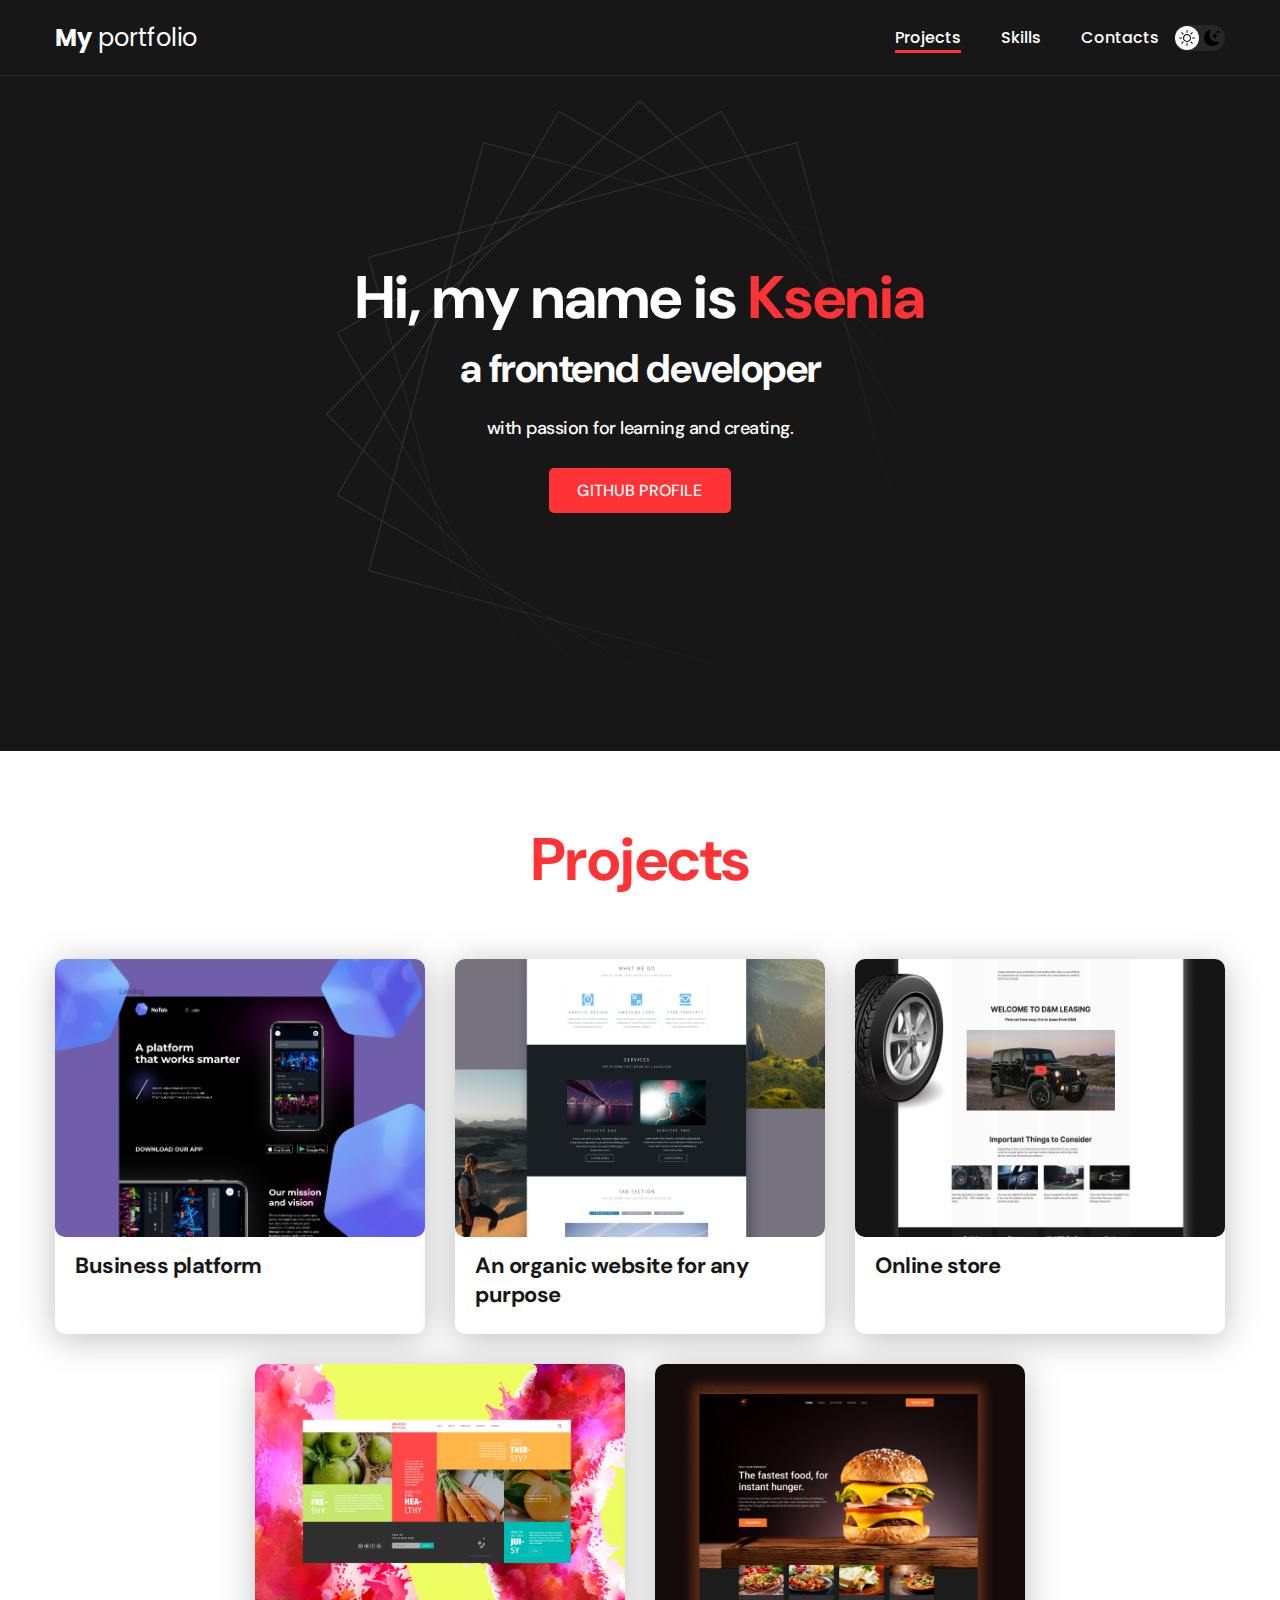
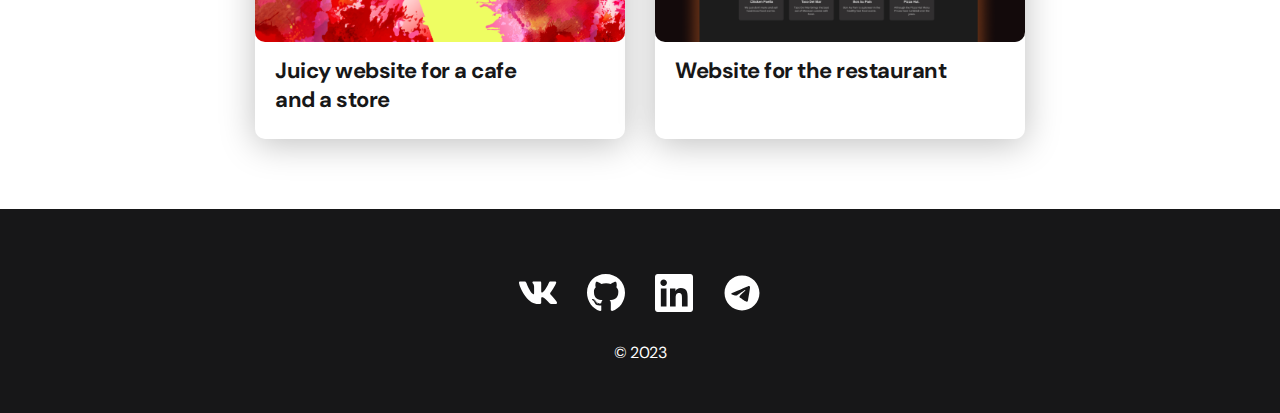
<file: index.html>
<!DOCTYPE html>
<html lang="en">
<head>
  <meta charset="UTF-8">
  <meta name="viewport" content="width=device-width, initial-scale=1.0">
  <title>My portfilio</title>
  <link rel="stylesheet" href="./css/reset.css">
  <link rel="stylesheet" href="./css/main.css">
  <link rel="icon" type="image/png" href="./img/icon/favicon.png">
</head>
<body>
  <header class="header">
    <div class="container">
      <div class="header__logo">
        <a href="./index.html" class="logo-link"><p class="logo-text"><span>My</span> portfolio</p></a>
      </div>

      <button class="dark-mode-btn">
        <img src="./img/icon/Sun.svg" alt="Light mode" class="dark-mode-img">
        <img src="./img/icon/Moon.svg" alt="Darc mode" class="dark-mode-img">
      </button>


      <div class="header__nav">
        <ul class="header__nav-list">
          <li class="header__nav-item"><a href="index.html" class="header__nav-link header__nav-link--active">Projects</a></li>
          <li class="header__nav-item"><a href="skills.html" class="header__nav-link">Skills</a></li>
          <li class="header__nav-item"><a href="contacts.html" class="header__nav-link">Contacts</a></li>
        </ul>
      </div>
    </div>
  </header>
  <main class="main">
    <section class="hero">
      <div class="container">
        <div class="hero-wrapper">
          <h1 class="hero__title"><strong>Hi, my name is <span>Ksenia</span></strong><br>a frontend developer</h1>
          <p class="hero__desc">with passion for learning and creating.</p>
          <a href="https://github.com/KKseniaK" class="hero__link">github profile</a>
        </div>
      </div>
    </section>
    <section class="projects">
      <div class="container">
        <h3 class="section-title">Projects</h3>
        <div class="projects__card--wrapper">
          <div class="project__card">
            <a href="./project-page_1.html">
              <img src="./img/projects/item-1.png" class="card-img">
              <p class="card-title">Business platform</p>
            </a>
          </div>
          <div class="project__card">
            <a href="./project-page_2.html">
              <img src="./img/projects/item-2.png" class="card-img">
              <p class="card-title">An organic website for any purpose</p>
            </a>
          </div>
          <div class="project__card">
            <a href="./project-page_3.html">
              <img src="./img/projects/item-3.png" class="card-img">
              <p class="card-title">Online store</p>
            </a>
          </div>
          <div class="project__card">
            <a href="./project-page_4.html">
              <img src="./img/projects/item-4.png" class="card-img">
              <p class="card-title">Juicy website for a cafe and a store</p>
            </a>
          </div>
          <div class="project__card">
            <a href="./project-page_5.html">
              <img src="./img/projects/item-5.png" class="card-img">
              <p class="card-title">Website for the restaurant</p>
            </a>
          </div>
        </div>
      </div>
    </section>
  </main>
  <footer class="footer">
    <div class="container">
      <div class="footer__socials">
        <ul class="footer__list">
          <li><a href="#" class="footer__list-link"><img src="./img/icon/vk.svg"></a></li>
          <li><a href="#" class="footer__list-link"><img src="./img/icon/gitHub.svg"></a></li>
          <li><a href="#" class="footer__list-link"><img src="./img/icon/linkedIn.svg"></a></li>
          <li><a href="#" class="footer__list-link"><img src="./img/icon/tg.svg"></a></li>
        </ul>
        <div class="copy">© 2023</div>
      </div>
    </div>
  </footer>
  <script src="./script.js"></script>
</body>
</html>
</file>
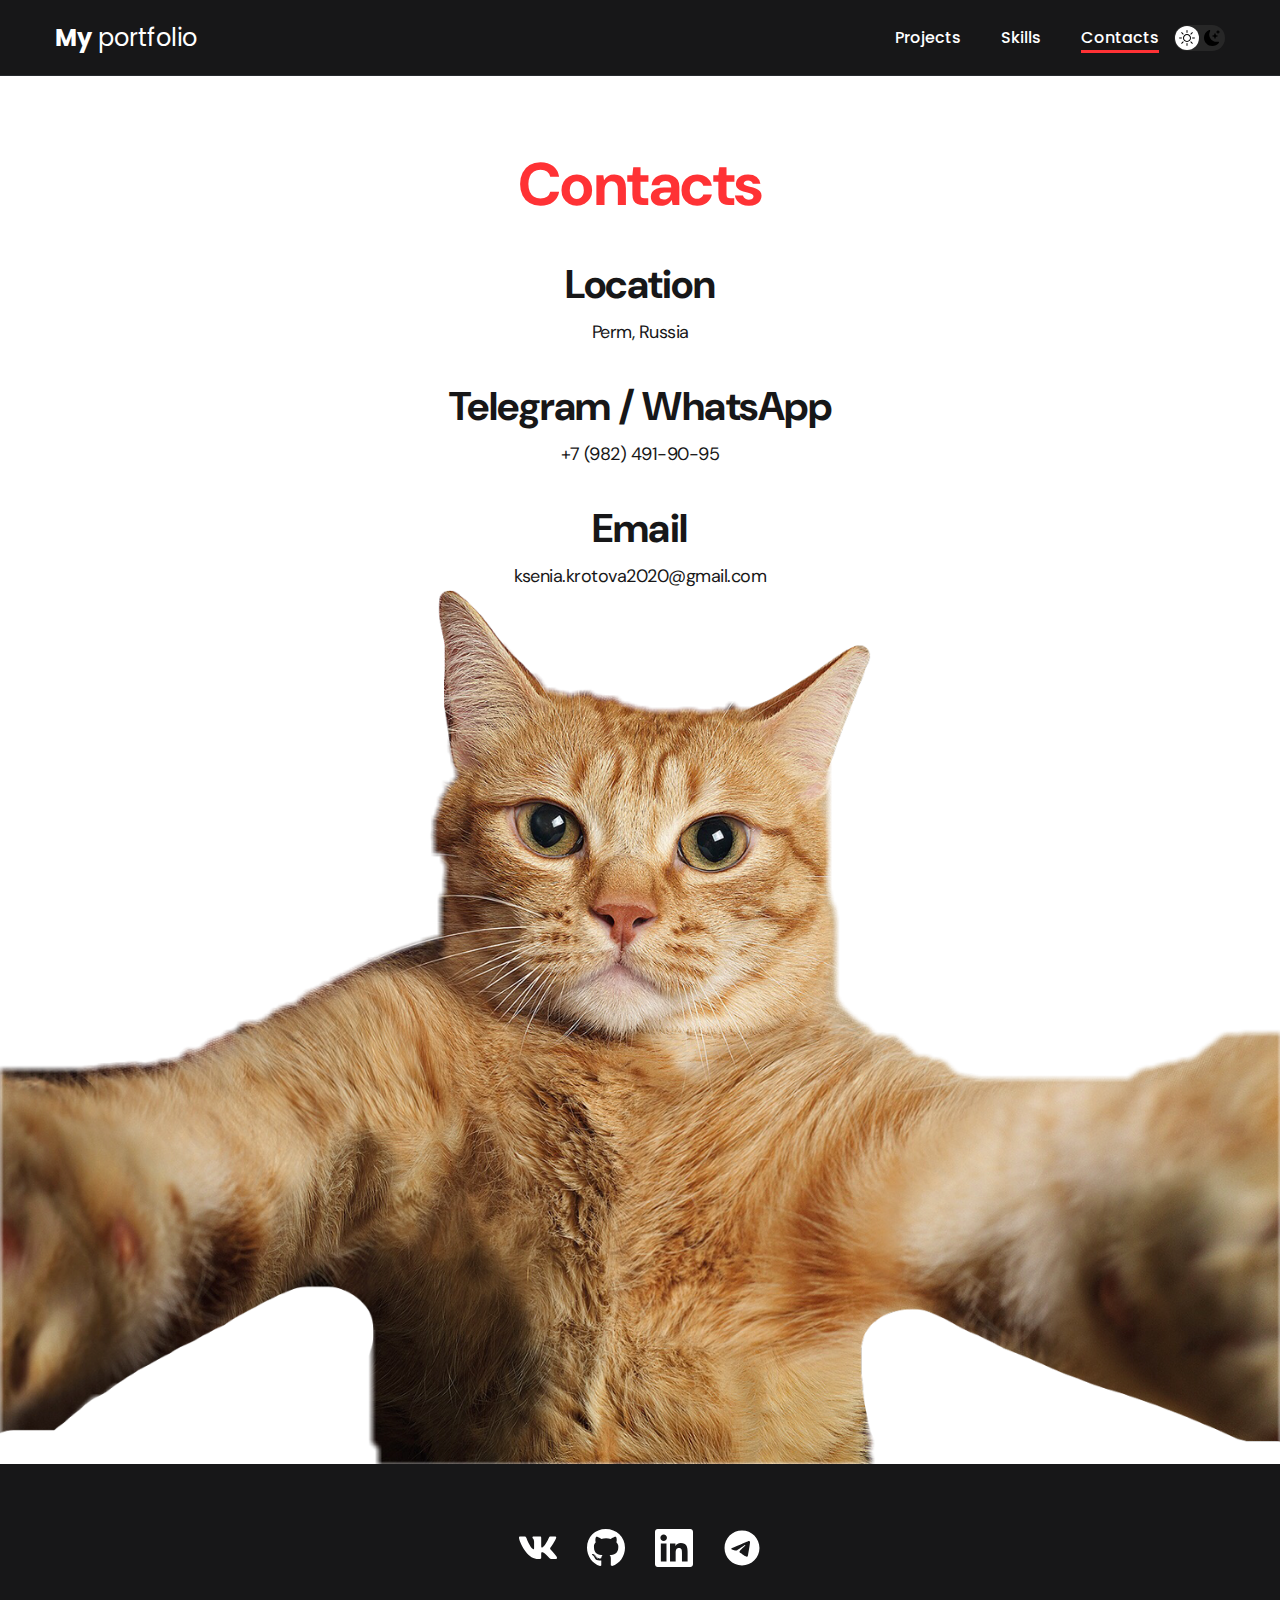
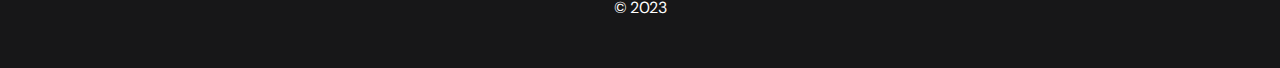
<file: contacts.html>
<!DOCTYPE html>
<html lang="en">
<head>
  <meta charset="UTF-8">
  <meta name="viewport" content="width=device-width, initial-scale=1.0">
  <title>My portfilio</title>
  <link rel="stylesheet" href="./css/reset.css">
  <link rel="stylesheet" href="./css/main.css">
  <link rel="icon" type="image/png" href="./img/icon/favicon.png">
</head>
<body>
  <header class="header">
    <div class="container">
      <div class="header__logo">
        <a href="./index.html" class="logo-link"><p class="logo-text"><span>My</span> portfolio</p></a>
      </div>

      <button class="dark-mode-btn">
        <img src="./img/icon/Sun.svg" alt="Light mode" class="dark-mode-img">
        <img src="./img/icon/Moon.svg" alt="Darc mode" class="dark-mode-img">
      </button>


      <div class="header__nav">
        <ul class="header__nav-list">
          <li class="header__nav-item"><a href="index.html" class="header__nav-link">Projects</a></li>
          <li class="header__nav-item"><a href="skills.html" class="header__nav-link">Skills</a></li>
          <li class="header__nav-item"><a href="contacts.html" class="header__nav-link header__nav-link--active">Contacts</a></li>
        </ul>
      </div>
    </div>
  </header>
  <main class="main">
    <section class="contacts">
      <div class="container">
        <div class="section-wrapper">
          <h3 class="section-title contacts-title">Contacts</h3>
          <article class="contact__desc">
            <h4 class="acticle__title contact__desc-title">Location</h4>
            <p class="article__text contact__desc-text">Perm, Russia</p>
          </article>
          <article class="contact__desc">
            <h4 class="acticle__title contact__desc-title">Telegram / WhatsApp</h4>
            <p class="article__text contact__desc-text">+7 (982) 491-90-95</p>
          </article>
          <article class="contact__desc">
            <h4 class="acticle__title contact__desc-title">Email</h4>
            <a href="mailto:webdev@protonmail.com" class="article__text contact__desc-text">ksenia.krotova2020@gmail.com</a>
          </article>
        </div>
      </div>
      <img src="./img/projects/cat.png" style="background-size: contain; min-width: 100vw;">
    </section>
  </main>
  <footer class="footer">
    <div class="container">
      <div class="footer__socials">
        <ul class="footer__list">
          <li><a href="#" class="footer__list-link"><img src="./img/icon/vk.svg"></a></li>
          <li><a href="#" class="footer__list-link"><img src="./img/icon/gitHub.svg"></a></li>
          <li><a href="#" class="footer__list-link"><img src="./img/icon/linkedIn.svg"></a></li>
          <li><a href="#" class="footer__list-link"><img src="./img/icon/tg.svg"></a></li>
        </ul>
        <div class="copy">© 2023</div>
      </div>
    </div>
  </footer>
  <script src="./script.js"></script>
</body>
</html>
</file>
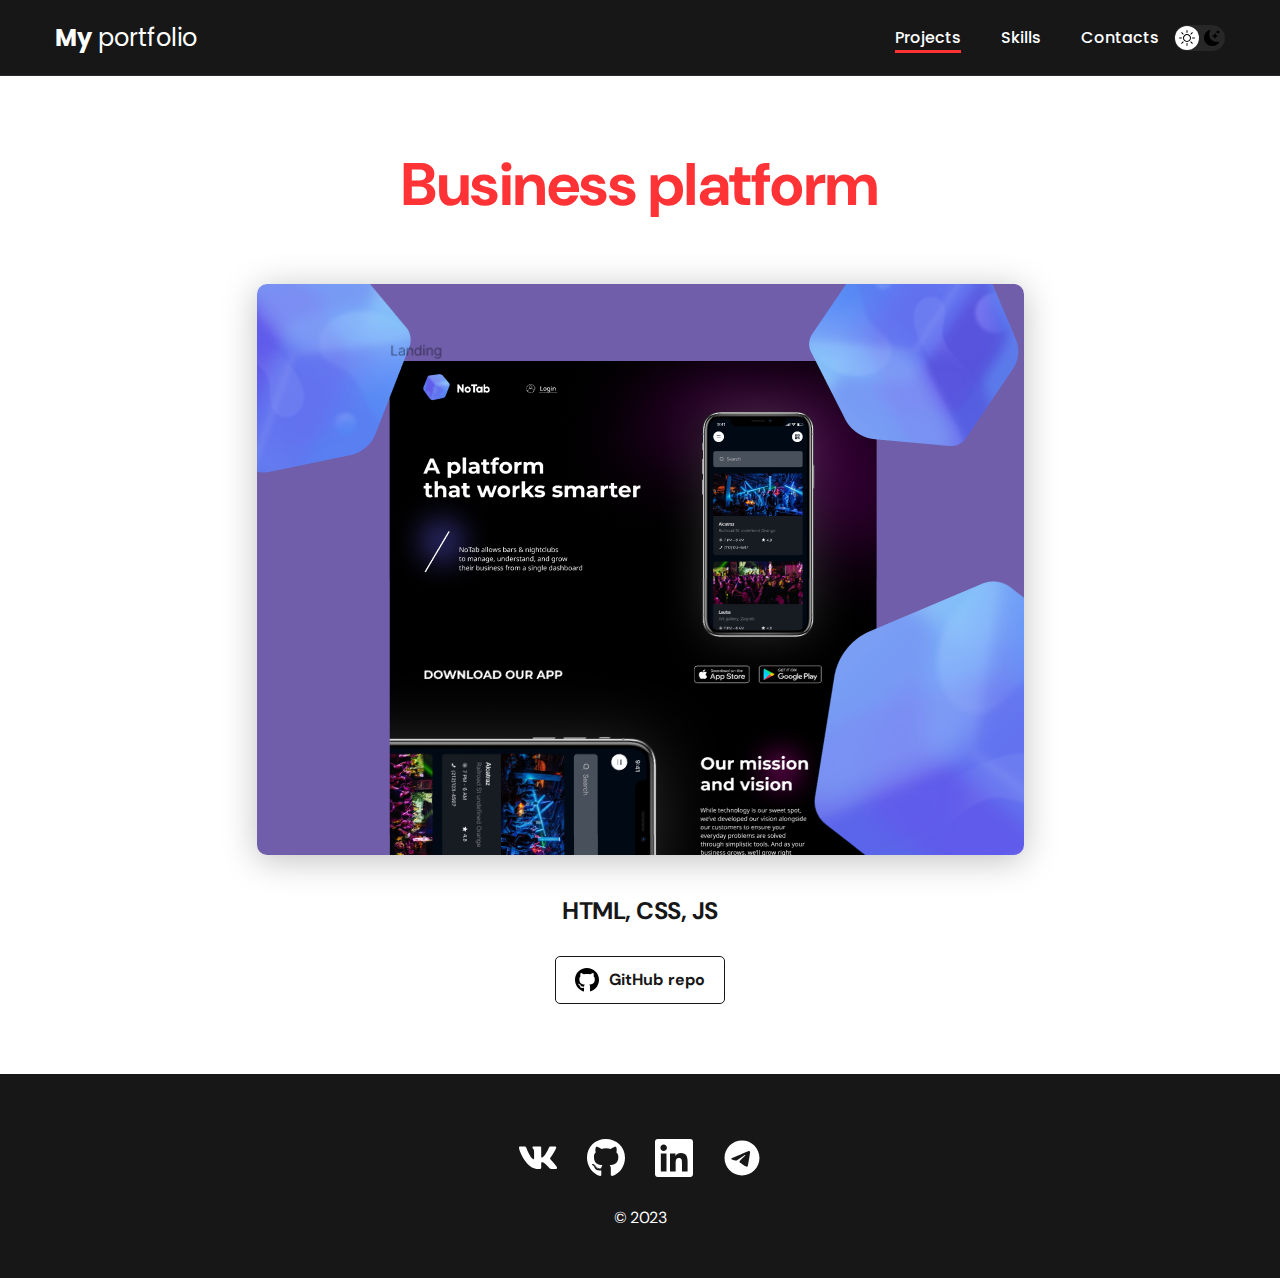
<file: project-page_1.html>
<!DOCTYPE html>
<html lang="en">
<head>
  <meta charset="UTF-8">
  <meta name="viewport" content="width=device-width, initial-scale=1.0">
  <title>My portfilio</title>
  <link rel="stylesheet" href="./css/reset.css">
  <link rel="stylesheet" href="./css/main.css">
  <link rel="icon" type="image/png" href="./img/icon/favicon.png">
</head>
<body>
  <header class="header">
    <div class="container">
      <div class="header__logo">
        <a href="./index.html" class="logo-link"><p class="logo-text"><span>My</span> portfolio</p></a>
      </div>

      <button class="dark-mode-btn">
        <img src="./img/icon/Sun.svg" alt="Light mode" class="dark-mode-img">
        <img src="./img/icon/Moon.svg" alt="Darc mode" class="dark-mode-img">
      </button>
      
      <div class="header__nav">
        <ul class="header__nav-list">
          <li class="header__nav-item"><a href="index.html" class="header__nav-link header__nav-link--active">Projects</a></li>
          <li class="header__nav-item"><a href="skills.html" class="header__nav-link">Skills</a></li>
          <li class="header__nav-item"><a href="contacts.html" class="header__nav-link">Contacts</a></li>
        </ul>
      </div>
    </div>
  </header>
  <main class="main">
    <section class="project__desc">
      <div class="container">
        <div class="section-wrapper">

          <h3 class="section-title project__desc-title">Business platform</h3>

          <img src="./img/projects/item-1.png" class="project__desc-img">

          <p class="project__desc-text">HTML, CSS, JS</p>

          <a href="https://github.com/KKseniaK/no-tab" class="project__desc-link">
            <img src="./img/icon/gitHub-black.svg">
            <p>GitHub repo</p>
          </a>

        </div>
      </div>
    </section>
  </main>
  <footer class="footer">
    <div class="container">
      <div class="footer__socials">
        <ul class="footer__list">
          <li><a href="#" class="footer__list-link"><img src="./img/icon/vk.svg"></a></li>
          <li><a href="#" class="footer__list-link"><img src="./img/icon/gitHub.svg"></a></li>
          <li><a href="#" class="footer__list-link"><img src="./img/icon/linkedIn.svg"></a></li>
          <li><a href="#" class="footer__list-link"><img src="./img/icon/tg.svg"></a></li>
        </ul>
        <div class="copy">© 2023</div>
      </div>
    </div>
  </footer>
  <script src="./script.js"></script>
</body>
</html>
</file>
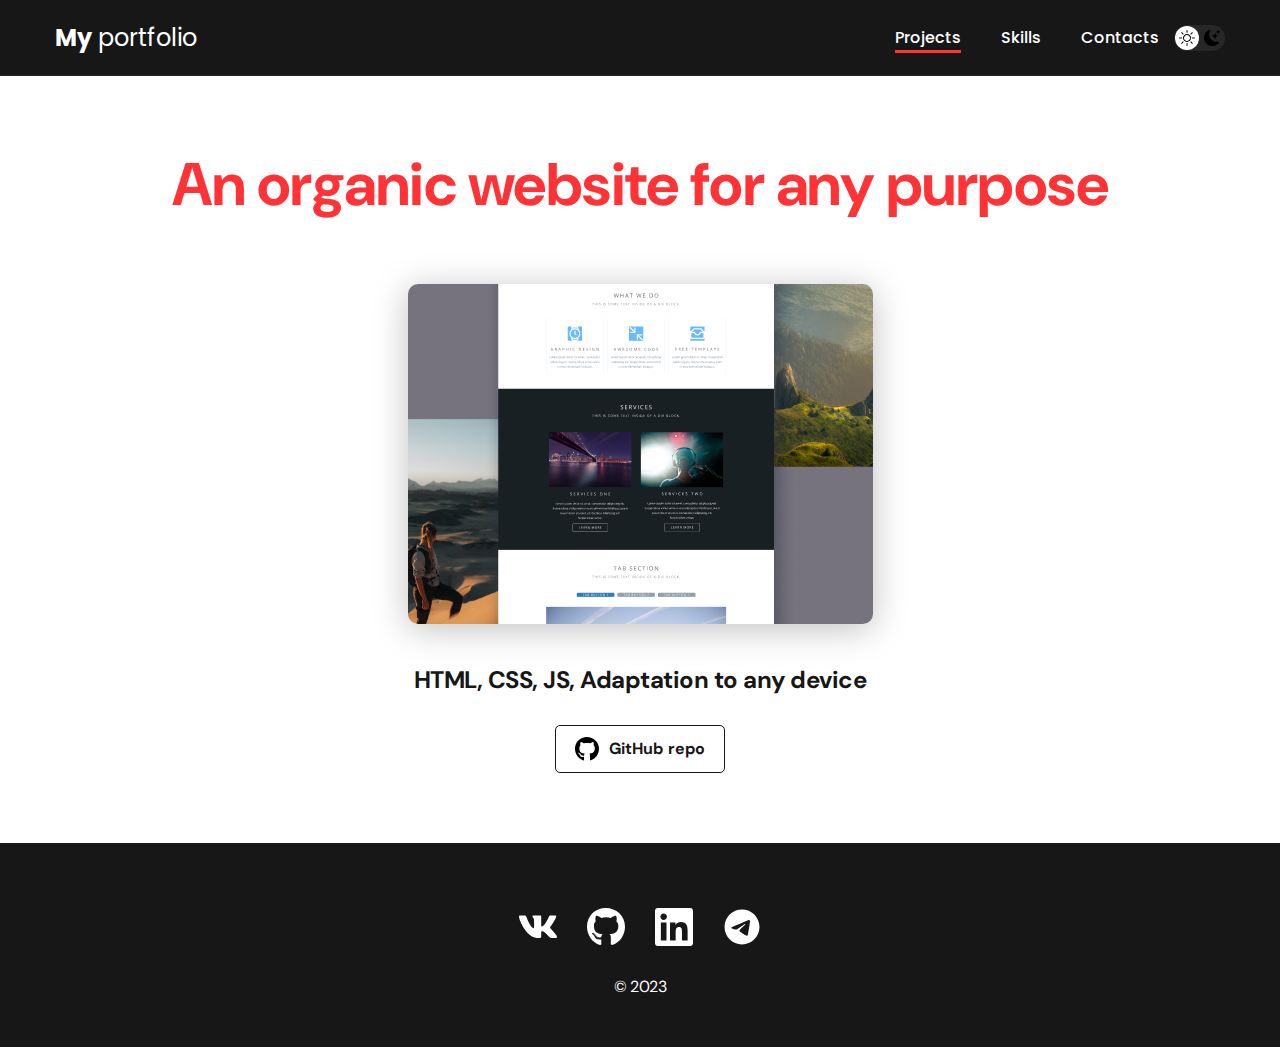
<file: project-page_2.html>
<!DOCTYPE html>
<html lang="en">
<head>
  <meta charset="UTF-8">
  <meta name="viewport" content="width=device-width, initial-scale=1.0">
  <title>My portfilio</title>
  <link rel="stylesheet" href="./css/reset.css">
  <link rel="stylesheet" href="./css/main.css">
  <link rel="icon" type="image/png" href="./img/icon/favicon.png">
</head>
<body>
  <header class="header">
    <div class="container">
      <div class="header__logo">
        <a href="./index.html" class="logo-link"><p class="logo-text"><span>My</span> portfolio</p></a>
      </div>

      <button class="dark-mode-btn">
        <img src="./img/icon/Sun.svg" alt="Light mode" class="dark-mode-img">
        <img src="./img/icon/Moon.svg" alt="Darc mode" class="dark-mode-img">
      </button>
      
      <div class="header__nav">
        <ul class="header__nav-list">
          <li class="header__nav-item"><a href="index.html" class="header__nav-link header__nav-link--active">Projects</a></li>
          <li class="header__nav-item"><a href="skills.html" class="header__nav-link">Skills</a></li>
          <li class="header__nav-item"><a href="contacts.html" class="header__nav-link">Contacts</a></li>
        </ul>
      </div>
    </div>
  </header>
  <main class="main">
    <section class="project__desc">
      <div class="container">
        <div class="section-wrapper">

          <h3 class="section-title project__desc-title">An organic website for any purpose</h3>

          <img src="./img/projects/item-2.png" class="project__desc-img">

          <p class="project__desc-text">HTML, CSS, JS, Adaptation to any device</p>

          <a href="https://github.com/KKseniaK/velocity" class="project__desc-link">
            <img src="./img/icon/gitHub-black.svg">
            <p>GitHub repo</p>
          </a>

        </div>
      </div>
    </section>
  </main>
  <footer class="footer">
    <div class="container">
      <div class="footer__socials">
        <ul class="footer__list">
          <li><a href="#" class="footer__list-link"><img src="./img/icon/vk.svg"></a></li>
          <li><a href="#" class="footer__list-link"><img src="./img/icon/gitHub.svg"></a></li>
          <li><a href="#" class="footer__list-link"><img src="./img/icon/linkedIn.svg"></a></li>
          <li><a href="#" class="footer__list-link"><img src="./img/icon/tg.svg"></a></li>
        </ul>
        <div class="copy">© 2023</div>
      </div>
    </div>
  </footer>
  <script src="./script.js"></script>
</body>
</html>
</file>
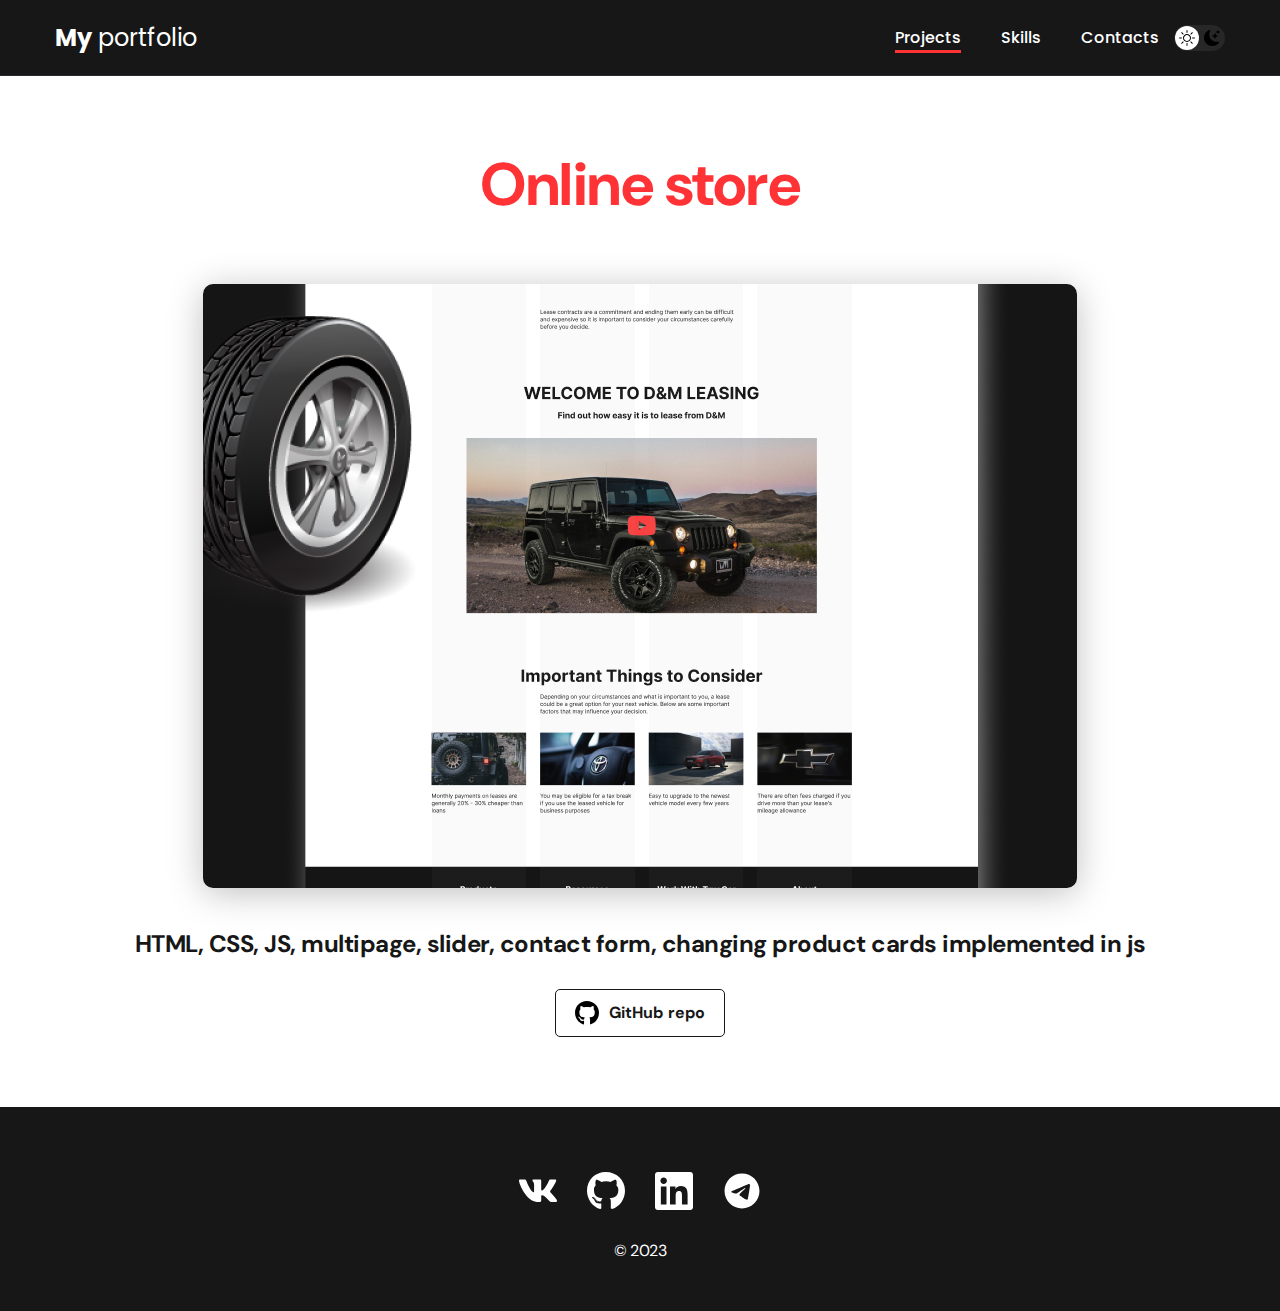
<file: project-page_3.html>
<!DOCTYPE html>
<html lang="en">
<head>
  <meta charset="UTF-8">
  <meta name="viewport" content="width=device-width, initial-scale=1.0">
  <title>My portfilio</title>
  <link rel="stylesheet" href="./css/reset.css">
  <link rel="stylesheet" href="./css/main.css">
  <link rel="icon" type="image/png" href="./img/icon/favicon.png">
</head>
<body>
  <header class="header">
    <div class="container">
      <div class="header__logo">
        <a href="./index.html" class="logo-link"><p class="logo-text"><span>My</span> portfolio</p></a>
      </div>

      <button class="dark-mode-btn">
        <img src="./img/icon/Sun.svg" alt="Light mode" class="dark-mode-img">
        <img src="./img/icon/Moon.svg" alt="Darc mode" class="dark-mode-img">
      </button>
      
      <div class="header__nav">
        <ul class="header__nav-list">
          <li class="header__nav-item"><a href="index.html" class="header__nav-link header__nav-link--active">Projects</a></li>
          <li class="header__nav-item"><a href="skills.html" class="header__nav-link">Skills</a></li>
          <li class="header__nav-item"><a href="contacts.html" class="header__nav-link">Contacts</a></li>
        </ul>
      </div>
    </div>
  </header>
  <main class="main">
    <section class="project__desc">
      <div class="container">
        <div class="section-wrapper">

          <h3 class="section-title project__desc-title">Online store</h3>

          <img src="./img/projects/item-3.png" class="project__desc-img">

          <p class="project__desc-text">HTML, CSS, JS, multipage, slider, contact form, changing product cards implemented in js</p>

          <a href="https://github.com/KKseniaK/cars" class="project__desc-link">
            <img src="./img/icon/gitHub-black.svg">
            <p>GitHub repo</p>
          </a>

        </div>
      </div>
    </section>
  </main>
  <footer class="footer">
    <div class="container">
      <div class="footer__socials">
        <ul class="footer__list">
          <li><a href="#" class="footer__list-link"><img src="./img/icon/vk.svg"></a></li>
          <li><a href="#" class="footer__list-link"><img src="./img/icon/gitHub.svg"></a></li>
          <li><a href="#" class="footer__list-link"><img src="./img/icon/linkedIn.svg"></a></li>
          <li><a href="#" class="footer__list-link"><img src="./img/icon/tg.svg"></a></li>
        </ul>
        <div class="copy">© 2023</div>
      </div>
    </div>
  </footer>
  <script src="./script.js"></script>
</body>
</html>
</file>
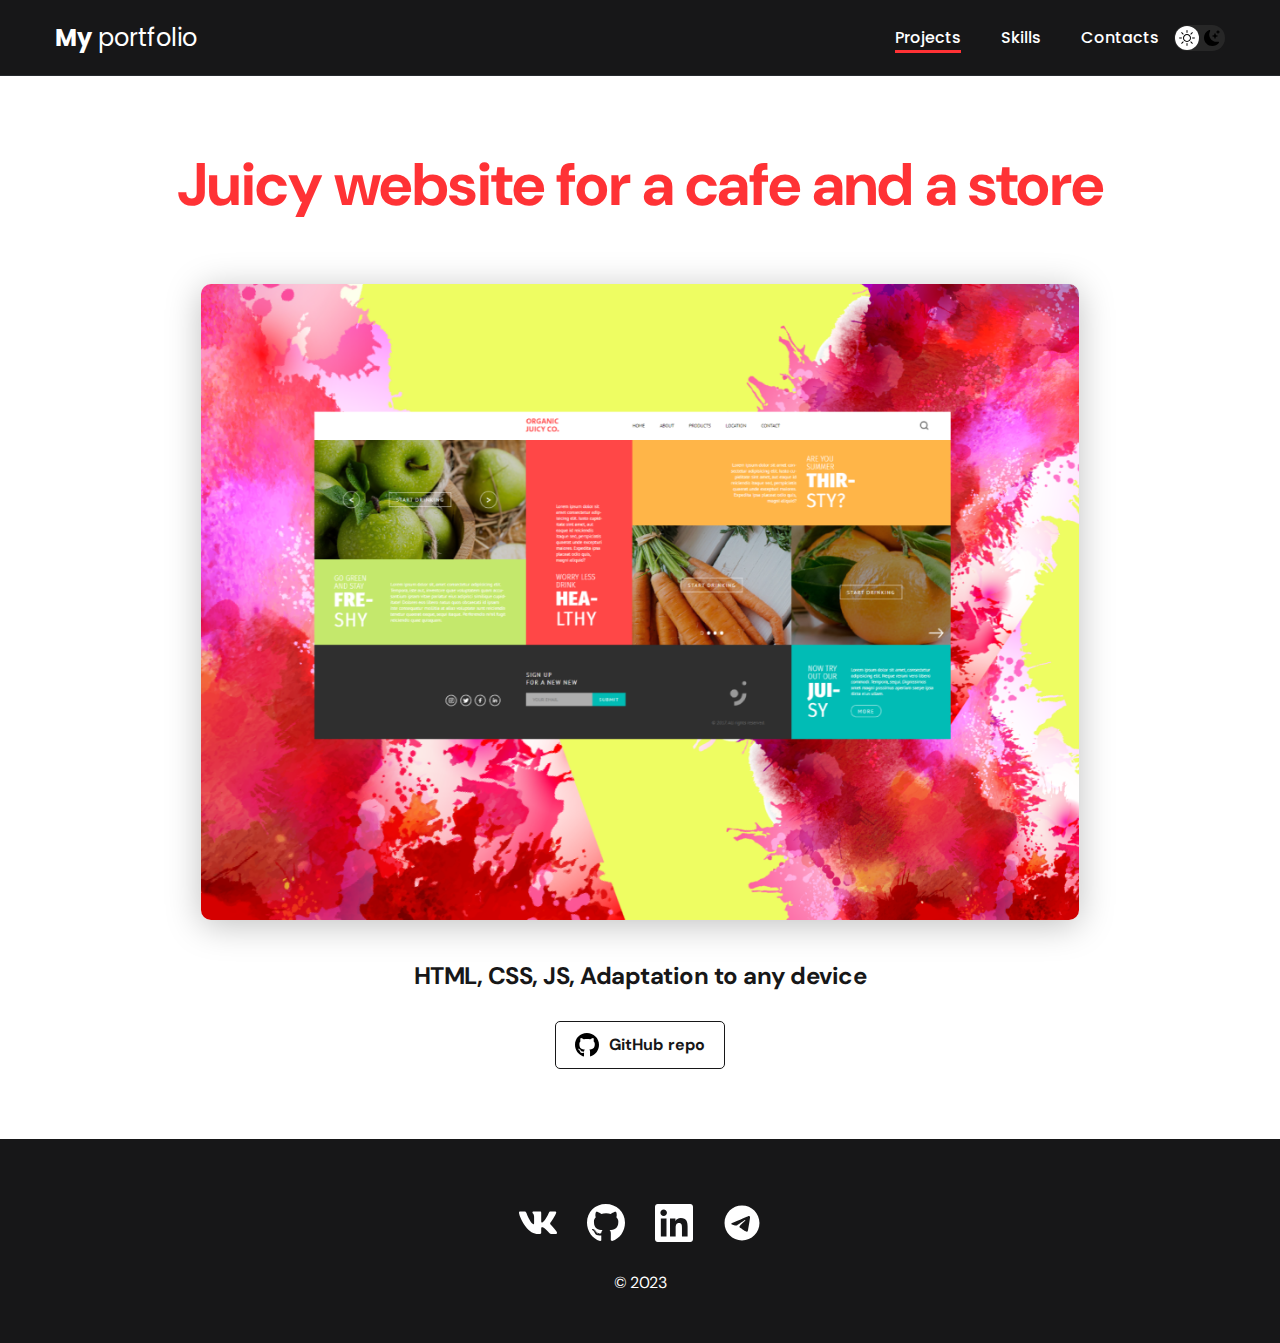
<file: project-page_4.html>
<!DOCTYPE html>
<html lang="en">
<head>
  <meta charset="UTF-8">
  <meta name="viewport" content="width=device-width, initial-scale=1.0">
  <title>My portfilio</title>
  <link rel="stylesheet" href="./css/reset.css">
  <link rel="stylesheet" href="./css/main.css">
  <link rel="icon" type="image/png" href="./img/icon/favicon.png">
</head>
<body>
  <header class="header">
    <div class="container">
      <div class="header__logo">
        <a href="./index.html" class="logo-link"><p class="logo-text"><span>My</span> portfolio</p></a>
      </div>

      <button class="dark-mode-btn">
        <img src="./img/icon/Sun.svg" alt="Light mode" class="dark-mode-img">
        <img src="./img/icon/Moon.svg" alt="Darc mode" class="dark-mode-img">
      </button>
      
      <div class="header__nav">
        <ul class="header__nav-list">
          <li class="header__nav-item"><a href="index.html" class="header__nav-link header__nav-link--active">Projects</a></li>
          <li class="header__nav-item"><a href="skills.html" class="header__nav-link">Skills</a></li>
          <li class="header__nav-item"><a href="contacts.html" class="header__nav-link">Contacts</a></li>
        </ul>
      </div>
    </div>
  </header>
  <main class="main">
    <section class="project__desc">
      <div class="container">
        <div class="section-wrapper">

          <h3 class="section-title project__desc-title">Juicy website for a cafe and a store</h3>

          <img src="./img/projects/item-4.png" class="project__desc-img">

          <p class="project__desc-text">HTML, CSS, JS, Adaptation to any device</p>

          <a href="https://github.com/KKseniaK/Organic-Juicy" class="project__desc-link">
            <img src="./img/icon/gitHub-black.svg">
            <p>GitHub repo</p>
          </a>

        </div>
      </div>
    </section>
  </main>
  <footer class="footer">
    <div class="container">
      <div class="footer__socials">
        <ul class="footer__list">
          <li><a href="#" class="footer__list-link"><img src="./img/icon/vk.svg"></a></li>
          <li><a href="#" class="footer__list-link"><img src="./img/icon/gitHub.svg"></a></li>
          <li><a href="#" class="footer__list-link"><img src="./img/icon/linkedIn.svg"></a></li>
          <li><a href="#" class="footer__list-link"><img src="./img/icon/tg.svg"></a></li>
        </ul>
        <div class="copy">© 2023</div>
      </div>
    </div>
  </footer>
  <script src="./script.js"></script>
</body>
</html>
</file>
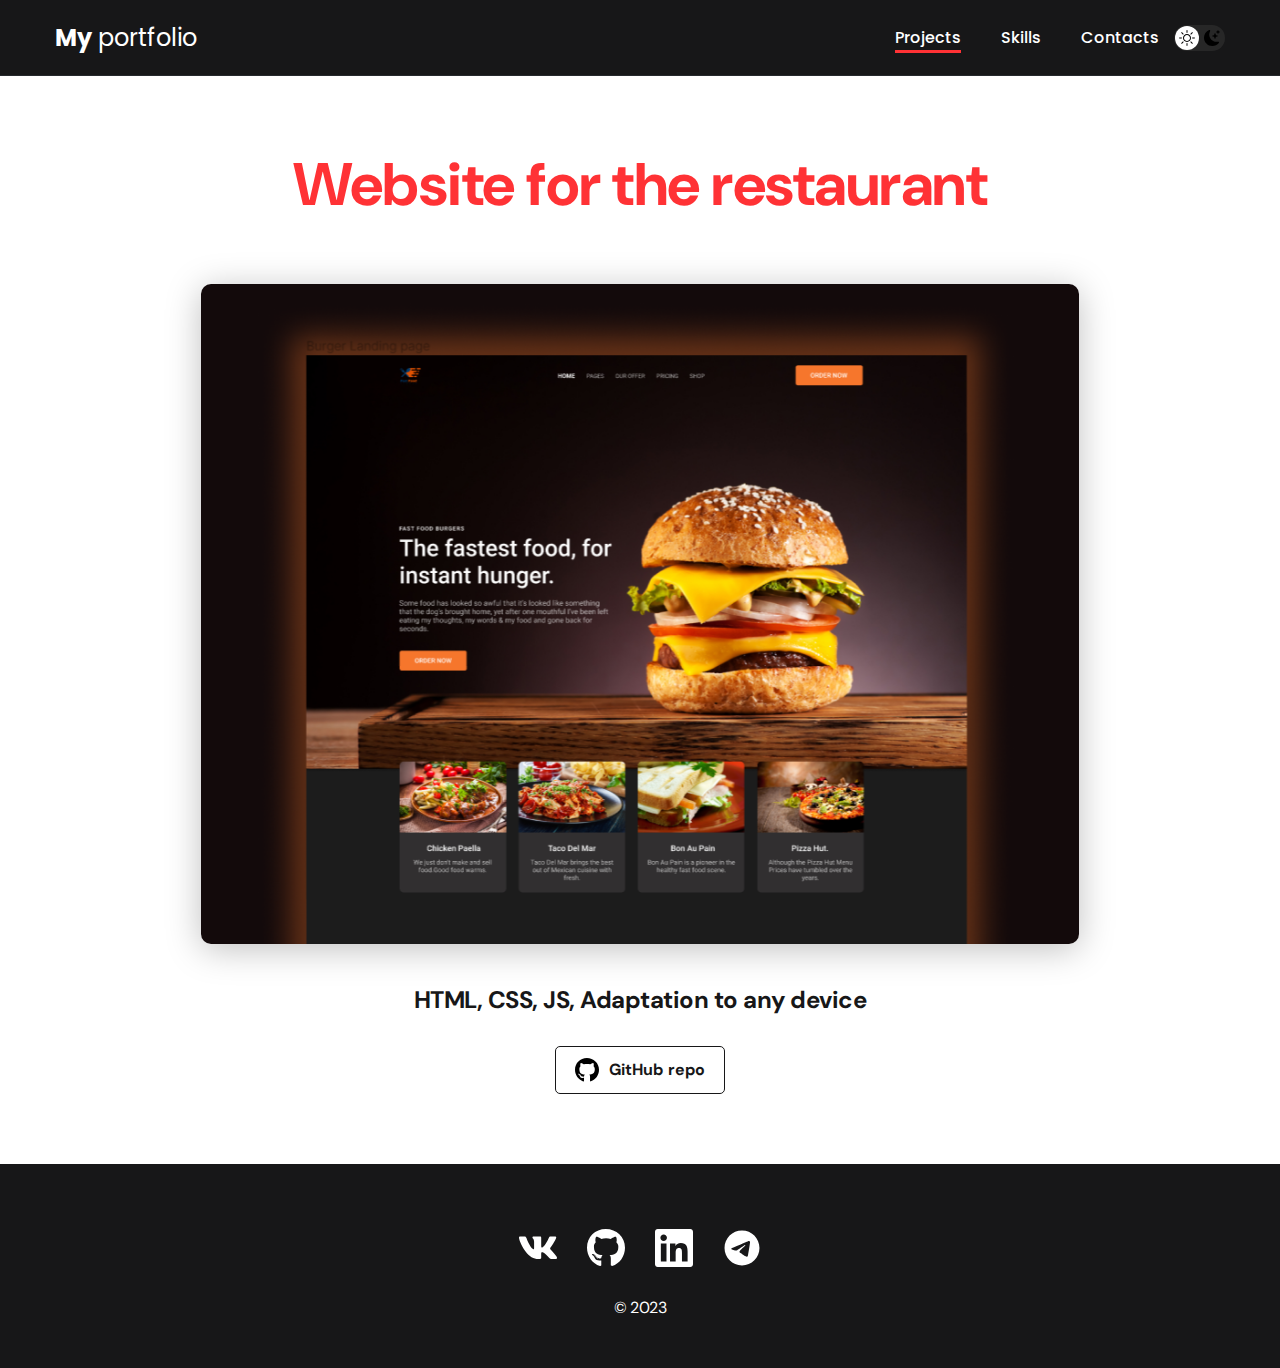
<file: project-page_5.html>
<!DOCTYPE html>
<html lang="en">
<head>
  <meta charset="UTF-8">
  <meta name="viewport" content="width=device-width, initial-scale=1.0">
  <title>My portfilio</title>
  <link rel="stylesheet" href="./css/reset.css">
  <link rel="stylesheet" href="./css/main.css">
  <link rel="icon" type="image/png" href="./img/icon/favicon.png">
</head>
<body>
  <header class="header">
    <div class="container">
      <div class="header__logo">
        <a href="./index.html" class="logo-link"><p class="logo-text"><span>My</span> portfolio</p></a>
      </div>

      <button class="dark-mode-btn">
        <img src="./img/icon/Sun.svg" alt="Light mode" class="dark-mode-img">
        <img src="./img/icon/Moon.svg" alt="Darc mode" class="dark-mode-img">
      </button>
      
      <div class="header__nav">
        <ul class="header__nav-list">
          <li class="header__nav-item"><a href="index.html" class="header__nav-link header__nav-link--active">Projects</a></li>
          <li class="header__nav-item"><a href="skills.html" class="header__nav-link">Skills</a></li>
          <li class="header__nav-item"><a href="contacts.html" class="header__nav-link">Contacts</a></li>
        </ul>
      </div>
    </div>
  </header>
  <main class="main">
    <section class="project__desc">
      <div class="container">
        <div class="section-wrapper">

          <h3 class="section-title project__desc-title">Website for the restaurant</h3>

          <img src="./img/projects/item-5.png" class="project__desc-img">

          <p class="project__desc-text">HTML, CSS, JS, Adaptation to any device</p>

          <a href="https://github.com/KKseniaK/maket-Burger-Landing" class="project__desc-link">
            <img src="./img/icon/gitHub-black.svg">
            <p>GitHub repo</p>
          </a>

        </div>
      </div>
    </section>
  </main>
  <footer class="footer">
    <div class="container">
      <div class="footer__socials">
        <ul class="footer__list">
          <li><a href="#" class="footer__list-link"><img src="./img/icon/vk.svg"></a></li>
          <li><a href="#" class="footer__list-link"><img src="./img/icon/gitHub.svg"></a></li>
          <li><a href="#" class="footer__list-link"><img src="./img/icon/linkedIn.svg"></a></li>
          <li><a href="#" class="footer__list-link"><img src="./img/icon/tg.svg"></a></li>
        </ul>
        <div class="copy">© 2023</div>
      </div>
    </div>
  </footer>
  <script src="./script.js"></script>
</body>
</html>
</file>
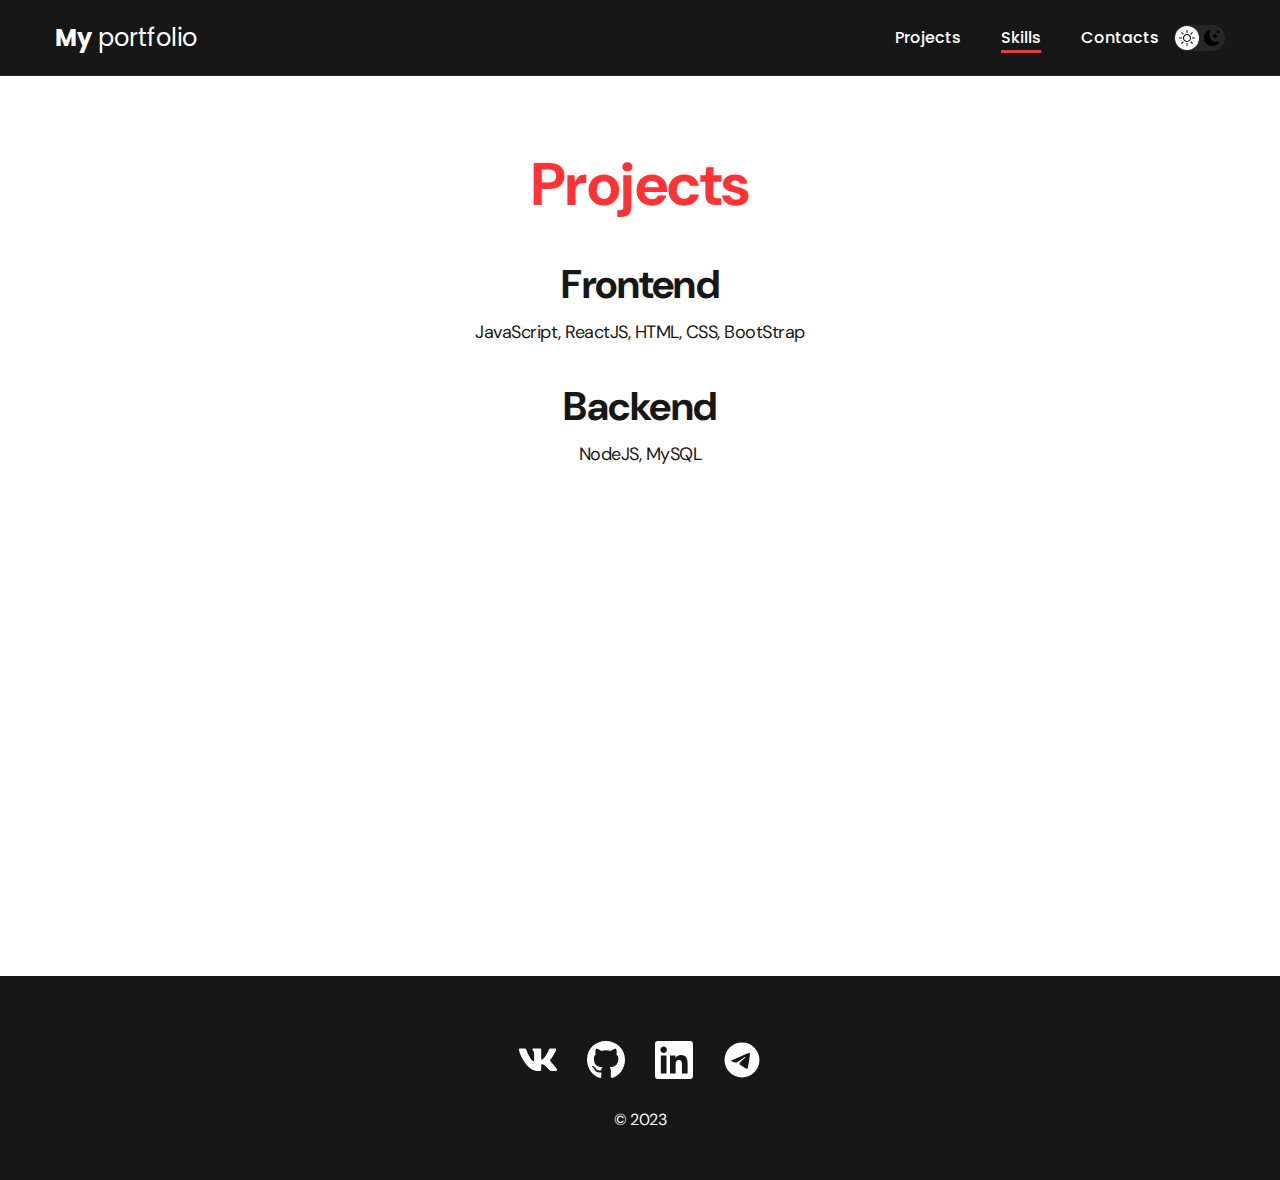
<file: skills.html>
<!DOCTYPE html>
<html lang="en">
<head>
  <meta charset="UTF-8">
  <meta name="viewport" content="width=device-width, initial-scale=1.0">
  <title>My portfilio</title>
  <link rel="stylesheet" href="./css/reset.css">
  <link rel="stylesheet" href="./css/main.css">
  <link rel="icon" type="image/png" href="./img/icon/favicon.png">
</head>
<body>
  <header class="header">
    <div class="container">
      <div class="header__logo">
        <a href="./index.html" class="logo-link"><p class="logo-text"><span>My</span> portfolio</p></a>
      </div>

      <button class="dark-mode-btn">
        <img src="./img/icon/Sun.svg" alt="Light mode" class="dark-mode-img">
        <img src="./img/icon/Moon.svg" alt="Darc mode" class="dark-mode-img">
      </button>
      
      <div class="header__nav">
        <ul class="header__nav-list">
          <li class="header__nav-item"><a href="index.html" class="header__nav-link">Projects</a></li>
          <li class="header__nav-item"><a href="skills.html" class="header__nav-link header__nav-link--active">Skills</a></li>
          <li class="header__nav-item"><a href="contacts.html" class="header__nav-link">Contacts</a></li>
        </ul>
      </div>
    </div>
  </header>
  <main class="main">
    <section class="skills">
      <div class="container">
        <div class="section-wrapper">
          <h3 class="section-title skills-title">Projects</h3>
          <article class="skill__desc">
            <h4 class="acticle__title skill__desc-title">Frontend</h4>
            <p class="article__text skill__desc-text">JavaScript, ReactJS, HTML, CSS, BootStrap</p>
          </article>
          <article class="skill__desc">
            <h4 class="acticle__title skill__desc-title">Backend</h4>
            <p class="article__text skill__desc-text">NodeJS, MySQL</p>
          </article>
        </div>
      </div>
    </section>
  </main>
  <footer class="footer">
    <div class="container">
      <div class="footer__socials">
        <ul class="footer__list">
          <li><a href="#" class="footer__list-link"><img src="./img/icon/vk.svg"></a></li>
          <li><a href="#" class="footer__list-link"><img src="./img/icon/gitHub.svg"></a></li>
          <li><a href="#" class="footer__list-link"><img src="./img/icon/linkedIn.svg"></a></li>
          <li><a href="#" class="footer__list-link"><img src="./img/icon/tg.svg"></a></li>
        </ul>
        <div class="copy">© 2023</div>
      </div>
    </div>
  </footer>
  <script src="./script.js"></script>
</body>
</html>
</file>
<file: css/main.css>
@import url('https://fonts.googleapis.com/css2?family=DM+Sans:wght@400;500;700&family=Poppins:wght@400;500;700&display=swap');
/* font-family: 'DM Sans', sans-serif;
font-family: 'Poppins', sans-serif; */

:root {
  --black: #171718;
  --black-border: #26292D;
  --white: #fff;
  --brand: #FF3235;

  --dark-bg: var(--black);
  --card-text: var(--black);
  --dark-border: var(--black-border);
  --header-text: var(--white);
  --accent: var(--brand);

  /* light mode */
  --page-bg: var(--white);
  --text-color: var(--black);
}
.dark {
  --page-bg: var(--black) !important;
  --text-color: var(--white) !important;
}


html, body {
  font-family: 'DM Sans', sans-serif;
  min-height: 100vh;

  background-color: var(--page-bg);
  color: var(--text-color);
}


.container {
  max-width: 1190px;
  margin: 0 auto;
}
.section-wrapper {
  display: flex;
  flex-direction: column;
  align-items: center;
  text-align: center;
  padding: 0 10px;
}


a {
  color: var(--white);
}
/***************************** header ************************/
.header {
  background-color: var(--dark-bg);
  font-family: 'Poppins', sans-serif;
  color: var(--header-text);
  padding: 20px 10px;
  border-bottom: 1px solid var(--dark-border);
}
.header .container{
  display: flex;
  justify-content: flex-end;
  align-items: center;
  flex-wrap: wrap;
  gap: 15px;
  padding: 0 10px;
}

.header__logo {
  font-size: 24px;
  font-weight: 400;
  margin-right: auto;
}
.header__logo span {
  font-weight: 700;
}
.logo-link {
  transition: color 0.5s;
}
.logo-link:hover {
  color: var(--accent);
}
.header__nav-list {
  display: flex;
  gap: 40px;
}

.header__nav-link {
  font-size: 16px;
  font-weight: 500;

  position: relative;
  transition: opacity 0.2s;
}
.header__nav-link:hover {
  opacity: 0.7;
}
.header__nav-link--active::after {
  content: "";
  display: block;

  width: 100%;
  height: 3px;
  background-color: var(--accent);

  position: absolute;
}
/***************************** hero ************************/
.hero {
  background-color: var(--dark-bg);
  background-image: url(../img/hero-bg.png);
  background-repeat: no-repeat;
  background-position: center;

  color: var(--white);
  font-family: 'DM Sans', sans-serif;
  text-align: center;
  letter-spacing: -0.5px;
}
.hero-wrapper {
  padding-top: 180px;
  padding-bottom: 250px;
}
.hero__title {
  font-size: 40px;
  font-weight: 700;
  line-height: 140%;
  margin-bottom: 20px;
}
.hero__title > strong {
  font-size: 60px;
  font-weight: 700;
  line-height: 140%;
}
.hero__title span {
  color: var(--accent);
}
.hero__desc {
  font-size: 18px;
  font-weight: 500;
  margin-bottom: 40px;
}
.hero__link {
  color: var(--white);
  text-align: center;
  font-size: 16px;
  font-weight: 500;
  letter-spacing: 0.15px;
  text-transform: uppercase;

  padding: 12px 28px;
  background-color: var(--accent);
  border-radius: 5px;

  transition: opacity 0.3s;
}
.hero__link:hover {
  opacity: 0.7;
}
.hero__link:active {
  position: relative;
  top: 1px;
}
/***************************** projects ************************/
.projects .container {
  padding: 70px 0;
}
.section-title {
  color: var(--accent);
  text-align: center;
  font-family: DM Sans;
  font-size: 60px;
  font-weight: 700;
  line-height: 130%;
  letter-spacing: -0.5px;

  padding-bottom: 60px;
}
.projects__card--wrapper {
  display: flex;
  justify-content: center;
  flex-wrap: wrap;
  gap: 30px;
  padding: 0 10px;
}
.project__card {
  max-width: 370px;
  border-radius: 10px;
  background-color: var(--white);
  box-shadow: 0px 5px 35px 0px rgba(0, 0, 0, 0.25);
}
.card-img {
  width: 100%;
  height: 278px;
  border-radius: 10px;
  background-size: cover;
}
.card-title {
  color: var(--card-text);
  font-family: DM Sans;
  font-size: 22px;
  font-weight: 700;
  line-height: 130%;
  letter-spacing: -0.5px;

  padding: 15px 73px 25px 20px;
}

/***************************** projects ************************/
.footer {
  background-color: var(--black);
  padding-top: 65px;
  padding-bottom: 50px;

  display: flex;
  justify-content: center;
}
.footer__list {
  display: flex;
  gap: 30px;

  padding-bottom: 30px;
}
.footer__list-link img {
  width: 38px;
  height: 38px;
}
.footer__list-link {
  transition: opacity 0.3s;
}
.footer__list-link:hover {
  opacity: 0.7;
}
.copy {
  color: var(--white);
  text-align: center;
  font-family: DM Sans;
  font-size: 16px;
  font-weight: 400;
  letter-spacing: -0.5px;
}
/***************************** project__desc ************************/
.project__desc {
  padding: 70px 0;
}
.project__desc-img {
  max-width: 75%;
  margin-bottom: 40px;

  border-radius: 10px;
  background-repeat: no-repeat;
  background-size: cover;
  box-shadow: 0px 5px 35px 0px rgba(0, 0, 0, 0.25);
}
.project__desc-text {
  color: var(--text-color);
  font-size: 24px;
  font-weight: 700;
  line-height: 130%;
  letter-spacing: -0.5px;

  padding-bottom: 30px;
}
.project__desc-link {
  border-radius: 5px;
  border: 1px solid var(--black);
  background-color: var(--white);

  display: flex;
  align-items: center;
  justify-content: center;
  gap: 10px;

  width: 170px;
  height: 48px;

  transition: opacity 0.3s;
}
.project__desc-link p {
  color: var(--black);
  font-size: 16px;
  font-weight: 700;
  line-height: 150%;
  letter-spacing: 0.15px;
}
.project__desc-link:hover {
  opacity: 0.7;
}
.project__desc-link:active {
  position: relative;
  top: 1px;
}

/***************************** skills ************************/
.skills {
  padding: 70px 0;
  height: 100vh;
}
.skills-title {
  padding-bottom: 40px;
}
.skill__desc {
  margin-bottom: 40px;
}
.acticle__title {
  color: var(--text-color);
  font-size: 40px;
  font-weight: 700;
  line-height: 1;
  letter-spacing: -0.5px;

  margin-bottom: 15px;
}
.article__text {
  color: var(--text-color);
  font-size: 18px;
  font-weight: 400;
  line-height: 150%;
  letter-spacing: -0.5px;

  max-width: 510px;
}

/***************************** contacts ************************/
.contacts {
  padding: 70px 0 0 0;
}
.contacts .section-wrapper {
  gap: 40px;
}
.contacts-title {
  padding-bottom: 0;
}
/***************************** dark ************************/
.dark-mode-btn {
  display: flex;
  justify-content: space-between;
  padding: 5px;

  width: 51px;
  height: 26px;
  border-radius: 50px;
  background-color: #272727;

  position: relative;
  order: 9;
}
.dark-mode-btn::before {
  position: absolute;
  top: 1px;
  left: 1px;

  content: "";
  display: block;

  width: 24px;
  height: 24px;

  border-radius: 50%;
  background-color: #fff;

  transition: left 0.3s;
}
.dark-mode-btn--active::before {
  left: 25px;
  right: 1px;
}
.dark-mode-img {
  z-index: 5;
}

@media (max-width:520px) {
  .header .container {
    justify-content: space-between;
  }
  .dark-mode-btn {
    order: 0;
  }
  .project__card {
    max-width: 365px;
  }
}
</file>
